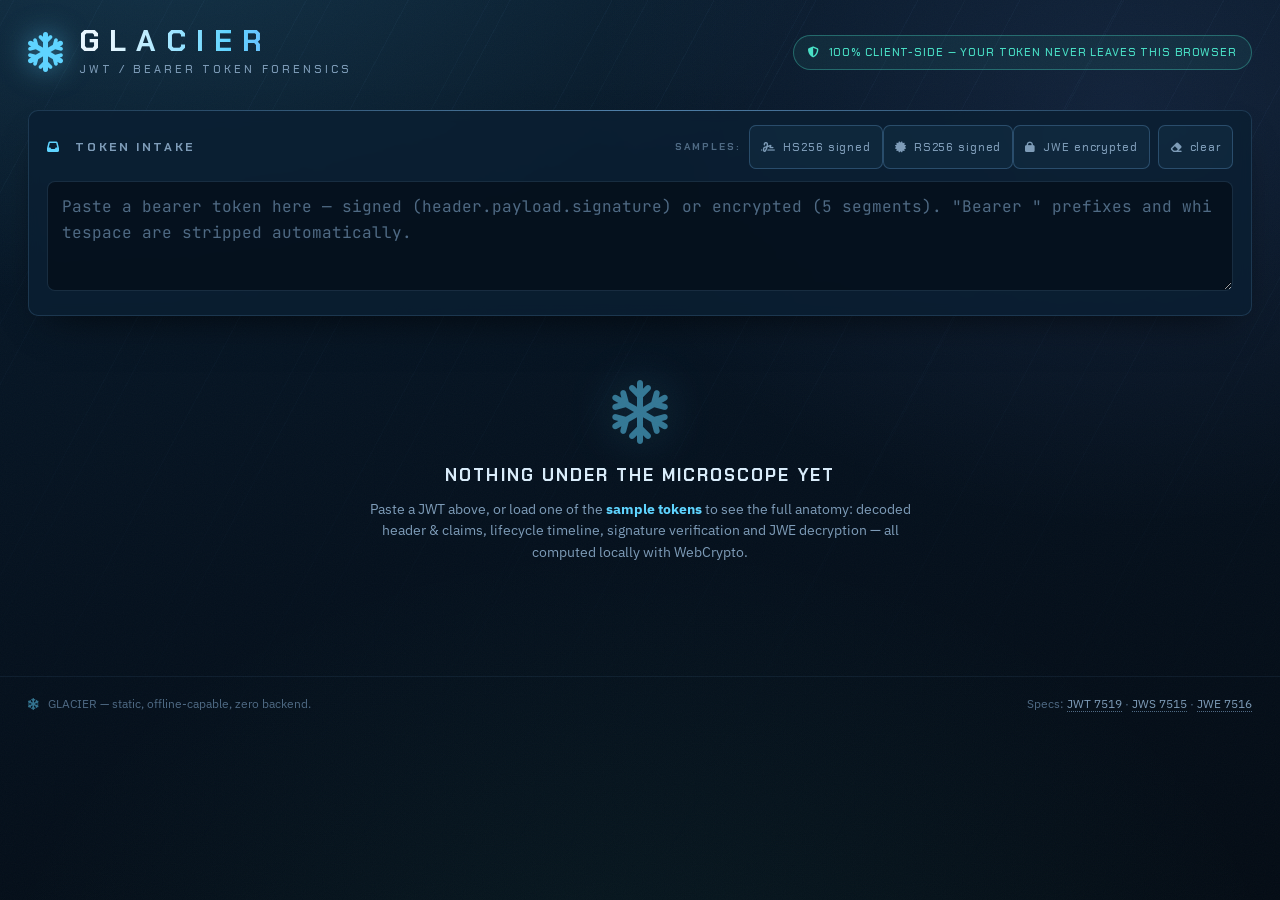
<file: index.html>
<!DOCTYPE html>
<html lang="en">
<head>
  <meta charset="UTF-8">
  <meta name="viewport" content="width=device-width, initial-scale=1.0">
  <title>GLACIER — JWT Token Forensics</title>
  <meta name="description" content="Client-side JWT / JWE bearer token analyzer: decode, verify signatures, decrypt — nothing leaves your browser.">
  <link rel="icon" type="image/svg+xml" href="favicon.svg">
  <link rel="icon" type="image/x-icon" sizes="32x32" href="favicon.ico">
  <link rel="apple-touch-icon" href="apple-touch-icon.png">
  <link rel="stylesheet" href="vendor/fontawesome/css/all.min.css">
  <link rel="stylesheet" href="css/styles.css">
</head>
<body>
  <div class="frost-bg" aria-hidden="true"></div>
  <div class="frost-grain" aria-hidden="true"></div>

  <header class="site-header">
    <div class="brand">
      <i class="fa-solid fa-snowflake brand-mark" aria-hidden="true"></i>
      <div class="brand-text">
        <h1>GLACIER</h1>
        <span class="tagline">JWT / Bearer&nbsp;Token&nbsp;Forensics</span>
      </div>
    </div>
    <div class="privacy-pill" title="No network requests are made with your token. Everything runs in this tab.">
      <i class="fa-solid fa-shield-halved" aria-hidden="true"></i>
      <span>100% client-side &mdash; your token never leaves this browser</span>
    </div>
  </header>

  <main>
    <!-- ======================= INTAKE ======================= -->
    <section class="panel input-panel reveal">
      <div class="panel-title">
        <span><i class="fa-solid fa-inbox" aria-hidden="true"></i> Token intake</span>
        <div class="toolbar">
          <span class="toolbar-label">samples:</span>
          <span id="sample-buttons"></span>
          <button id="btn-clear" class="ghost-btn" type="button" title="Clear everything">
            <i class="fa-solid fa-eraser" aria-hidden="true"></i> clear
          </button>
        </div>
      </div>
      <textarea id="token-input" spellcheck="false" autocomplete="off" autocapitalize="off" autocorrect="off"
        placeholder="Paste a bearer token here &mdash; signed (header.payload.signature) or encrypted (5 segments). &quot;Bearer &quot; prefixes and whitespace are stripped automatically."></textarea>
      <div id="status-strip" class="status-strip hidden"></div>
      <div id="parse-errors" class="parse-errors hidden"></div>
    </section>

    <div id="nested-nav" class="nested-nav hidden">
      <button id="btn-back" class="ghost-btn" type="button">
        <i class="fa-solid fa-arrow-left" aria-hidden="true"></i> back to the encrypted envelope
      </button>
      <span><i class="fa-solid fa-layer-group" aria-hidden="true"></i> inspecting the <strong>decrypted nested token</strong></span>
    </div>

    <!-- ======================= EMPTY STATE ======================= -->
    <section id="empty-state" class="empty-state">
      <i class="fa-regular fa-snowflake big-flake" aria-hidden="true"></i>
      <h2>Nothing under the microscope yet</h2>
      <p>Paste a JWT above, or load one of the <strong>sample tokens</strong> to see the full
         anatomy: decoded header &amp; claims, lifecycle timeline, signature verification and
         JWE decryption &mdash; all computed locally with WebCrypto.</p>
    </section>

    <!-- ======================= RESULTS ======================= -->
    <div id="results" class="results hidden">

      <section class="panel anatomy-panel span-all reveal">
        <div class="panel-title">
          <span><i class="fa-solid fa-bone" aria-hidden="true"></i> Token anatomy</span>
          <button class="ghost-btn copy-btn" data-copy="token" type="button" title="Copy token">
            <i class="fa-regular fa-copy" aria-hidden="true"></i> copy
          </button>
        </div>
        <div id="anatomy" class="anatomy mono"></div>
        <div id="anatomy-legend" class="legend"></div>
      </section>

      <div class="col">
        <section class="panel reveal" id="panel-header">
          <div class="panel-title">
            <span><i class="fa-solid fa-heading" aria-hidden="true"></i> Protected header</span>
            <button class="ghost-btn copy-btn" data-copy="header" type="button" title="Copy header JSON">
              <i class="fa-regular fa-copy" aria-hidden="true"></i> copy
            </button>
          </div>
          <pre id="json-header" class="json mono"></pre>
          <div id="header-chips" class="chip-row"></div>
        </section>

        <section class="panel reveal hidden" id="panel-payload">
          <div class="panel-title">
            <span><i class="fa-solid fa-box-open" aria-hidden="true"></i> Payload</span>
            <button class="ghost-btn copy-btn" data-copy="payload" type="button" title="Copy payload JSON">
              <i class="fa-regular fa-copy" aria-hidden="true"></i> copy
            </button>
          </div>
          <pre id="json-payload" class="json mono"></pre>
        </section>

        <section class="panel reveal hidden" id="panel-decrypt">
          <div class="panel-title">
            <span><i class="fa-solid fa-unlock-keyhole" aria-hidden="true"></i> Decryption</span>
          </div>
          <p class="panel-hint" id="decrypt-hint"></p>
          <div class="key-controls">
            <div class="seg-select" id="decrypt-format" data-value="auto">
              <button type="button" data-val="auto" class="active">auto</button>
              <button type="button" data-val="pem">PEM</button>
              <button type="button" data-val="jwk">JWK</button>
              <button type="button" data-val="secret">raw key</button>
            </div>
            <div class="seg-select" id="decrypt-encoding" data-value="base64">
              <button type="button" data-val="base64" class="active">base64</button>
              <button type="button" data-val="hex">hex</button>
              <button type="button" data-val="utf8">utf-8</button>
            </div>
          </div>
          <textarea id="decrypt-key" class="key-input mono" spellcheck="false" autocorrect="off"
            placeholder="Private key (PKCS#8 PEM or JWK) for RSA-OAEP&hellip;, or the raw symmetric key (base64 / hex) for dir &amp; A***KW."></textarea>
          <button id="btn-decrypt" class="action-btn" type="button">
            <i class="fa-solid fa-unlock" aria-hidden="true"></i> decrypt token
          </button>
          <div id="decrypt-result" class="decrypt-result"></div>
        </section>
      </div>

      <div class="col">
        <section class="panel reveal hidden" id="panel-verify">
          <div class="panel-title">
            <span><i class="fa-solid fa-file-signature" aria-hidden="true"></i> Signature verification</span>
          </div>
          <p class="panel-hint" id="verify-hint"></p>
          <div class="key-controls">
            <div class="seg-select" id="verify-format" data-value="auto">
              <button type="button" data-val="auto" class="active">auto</button>
              <button type="button" data-val="secret">secret</button>
              <button type="button" data-val="pem">PEM</button>
              <button type="button" data-val="jwk">JWK</button>
            </div>
            <div class="seg-select" id="verify-encoding" data-value="utf8">
              <button type="button" data-val="utf8" class="active">utf-8</button>
              <button type="button" data-val="base64">base64</button>
              <button type="button" data-val="hex">hex</button>
            </div>
          </div>
          <textarea id="verify-key" class="key-input mono" spellcheck="false" autocorrect="off"
            placeholder="HMAC secret (HS*), or public key as PEM / JWK (RS*, PS*, ES*)&hellip;"></textarea>
          <button id="btn-verify" class="action-btn" type="button">
            <i class="fa-solid fa-shield-halved" aria-hidden="true"></i> verify signature
          </button>
          <div id="verdict" aria-live="polite"></div>
        </section>

        <section class="panel reveal hidden" id="panel-claims">
          <div class="panel-title">
            <span><i class="fa-solid fa-list-check" aria-hidden="true"></i> Claims</span>
          </div>
          <div id="claims-list" class="claims-list"></div>
        </section>

        <section class="panel reveal" id="panel-findings">
          <div class="panel-title">
            <span><i class="fa-solid fa-magnifying-glass-chart" aria-hidden="true"></i> Security findings</span>
          </div>
          <ul id="findings-list" class="findings-list"></ul>
        </section>
      </div>
    </div>
  </main>

  <footer class="site-footer">
    <span><i class="fa-solid fa-snowflake" aria-hidden="true"></i> GLACIER &mdash; static, offline-capable, zero backend.</span>
    <span>
      Specs:
      <a href="https://datatracker.ietf.org/doc/html/rfc7519" target="_blank" rel="noopener">JWT&nbsp;7519</a> ·
      <a href="https://datatracker.ietf.org/doc/html/rfc7515" target="_blank" rel="noopener">JWS&nbsp;7515</a> ·
      <a href="https://datatracker.ietf.org/doc/html/rfc7516" target="_blank" rel="noopener">JWE&nbsp;7516</a>
    </span>
  </footer>

  <!-- classic scripts in dependency order: ES modules would break on file:// -->
  <script src="js/utils.js"></script>
  <script src="js/parser.js"></script>
  <script src="js/claims.js"></script>
  <script src="js/keys.js"></script>
  <script src="js/verify.js"></script>
  <script src="js/decrypt.js"></script>
  <script src="js/analysis.js"></script>
  <script src="js/samples.js"></script>
  <script src="js/app.js"></script>
</body>
</html>
</file>
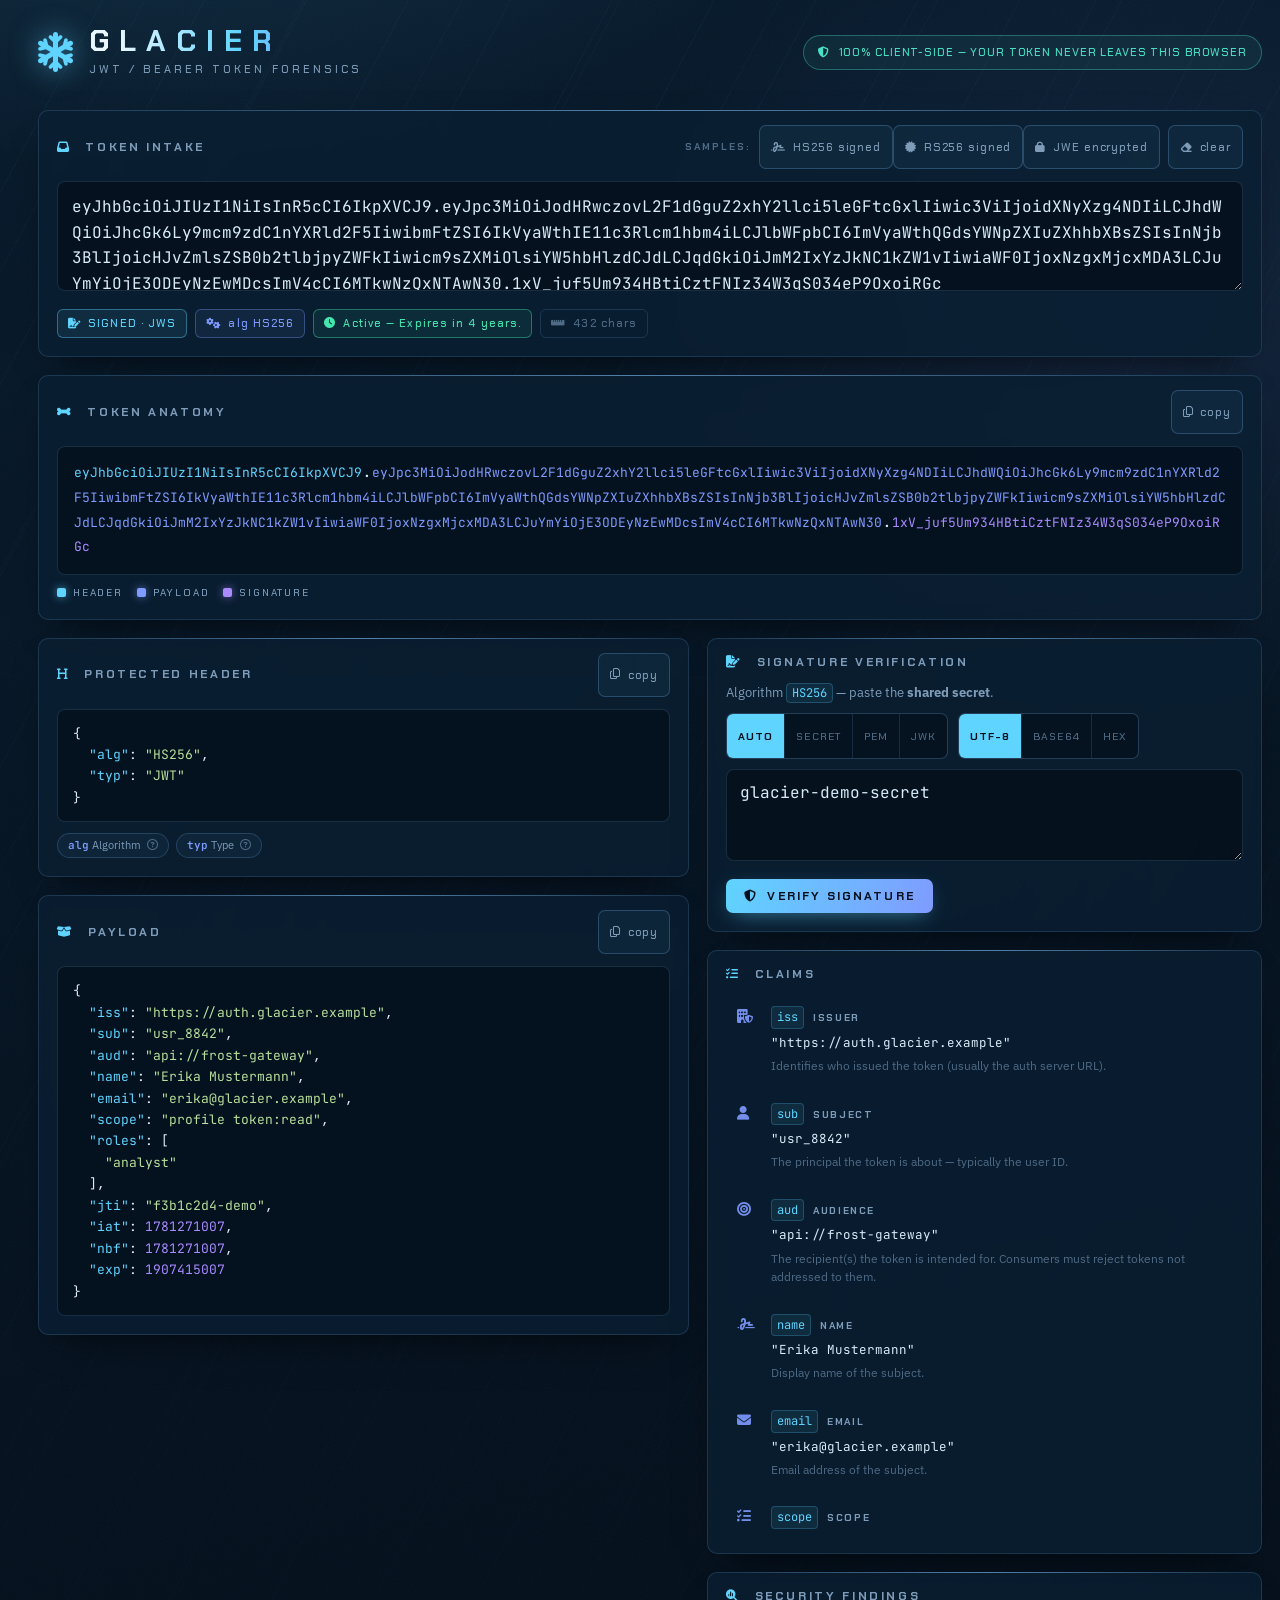
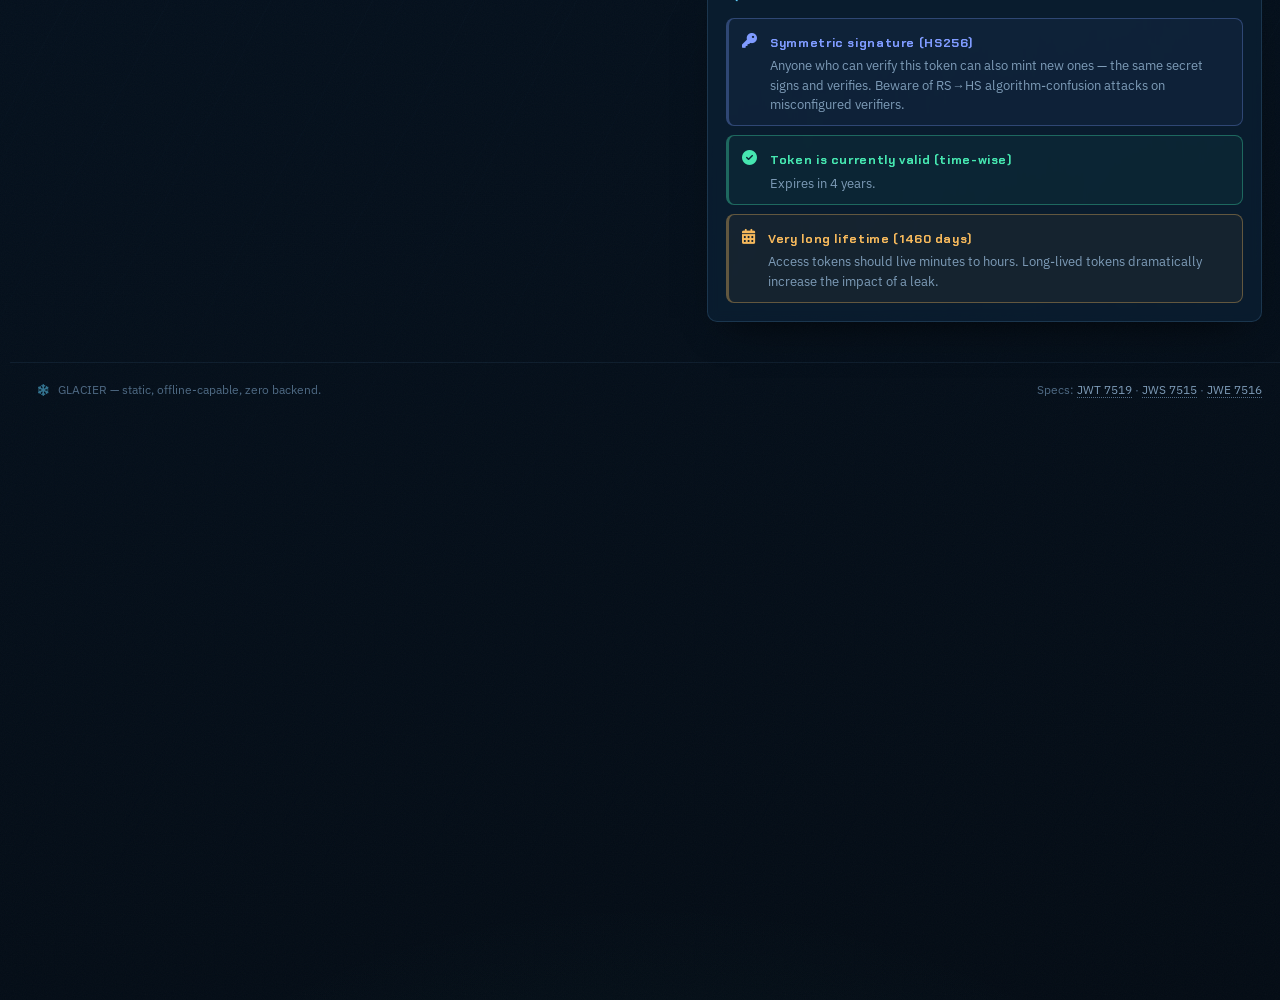
<file: tools/ui-shot.html>
<!DOCTYPE html>
<!-- tools/ui-shot.html — screenshot harness: loads the app, applies a sample, shifts the
     viewport by ?y=<px> so headless screenshots can capture lower page regions. -->
<html>
<head><meta charset="UTF-8"><title>ui-shot</title><style>body{margin:0;overflow:hidden}</style></head>
<body>
<iframe id="app" src="../index.html" style="width:1300px;height:2600px;border:0"></iframe>
<script>
  const q = new URLSearchParams(location.search);
  const y = parseInt(q.get('y') || '0', 10);
  const sample = parseInt(q.get('sample') || '0', 10);
  const act = q.get('act') || '';
  document.getElementById('app').style.marginTop = (-y) + 'px';
  const sleep = (ms) => new Promise(r => setTimeout(r, ms));
  document.getElementById('app').addEventListener('load', async () => {
    const doc = document.getElementById('app').contentDocument;
    await sleep(100);
    if (sample >= 0) {
      doc.querySelectorAll('.sample-btn')[sample].click();
      await sleep(150);
      if (act === 'verify') { doc.querySelector('#btn-verify').click(); await sleep(800); }
      if (act === 'decrypt') { doc.querySelector('#btn-decrypt').click(); await sleep(900); }
    }
  });
</script>
</body>
</html>
</file>
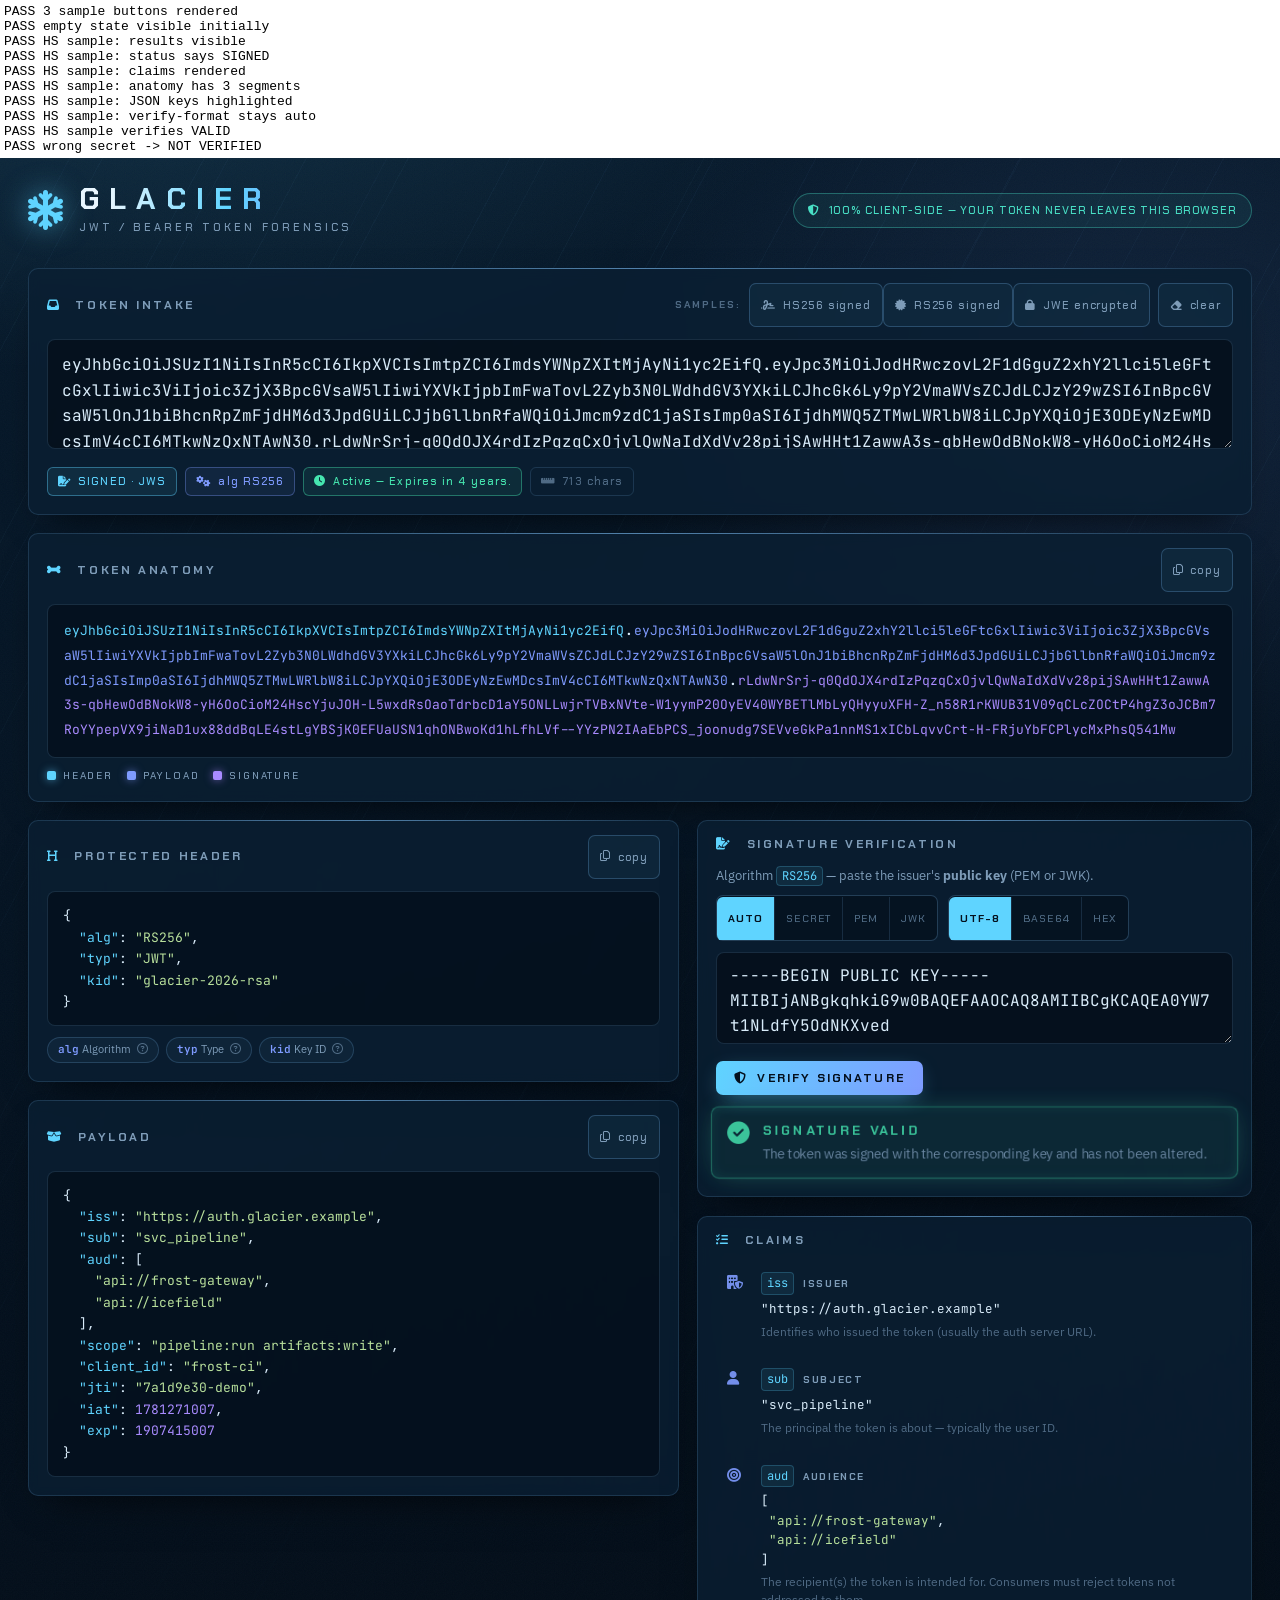
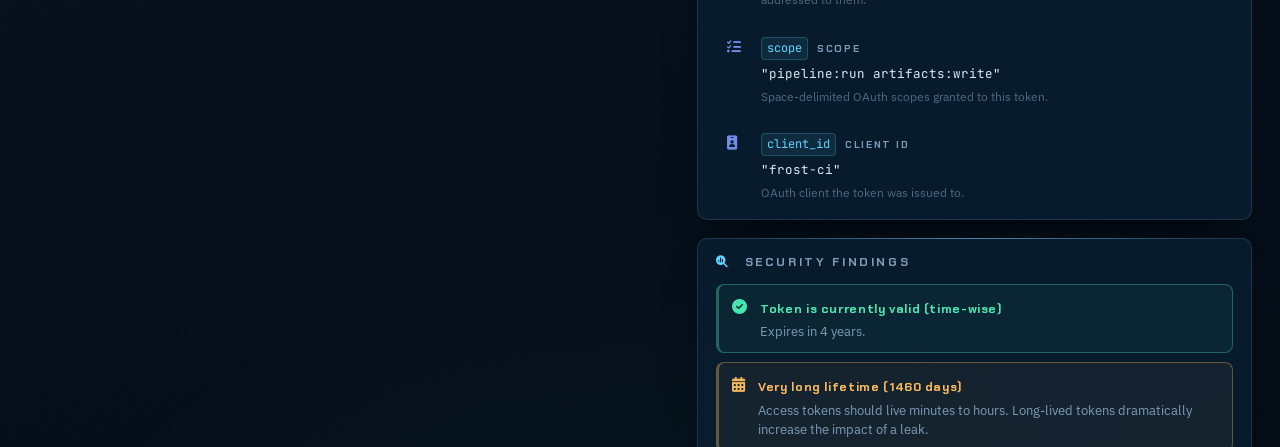
<file: tools/ui-test.html>
<!DOCTYPE html>
<!-- tools/ui-test.html — headless UI smoke test. Load via http://, dump DOM, grep for PASS/FAIL. -->
<html>
<head><meta charset="UTF-8"><title>ui-test</title></head>
<body style="margin:0">
<div id="log" style="font:13px monospace;background:#fff;color:#000;padding:4px"></div>
<iframe id="app" src="../index.html" style="width:1280px;height:1900px;border:0"></iframe>
<script>
  const logEl = document.getElementById('log');
  const out = (msg, ok) => { logEl.innerHTML += (ok ? 'PASS' : 'FAIL') + '  ' + msg + '<br>'; };
  const sleep = (ms) => new Promise(r => setTimeout(r, ms));

  document.getElementById('app').addEventListener('load', async () => {
    const doc = document.getElementById('app').contentDocument;
    const $ = (s) => doc.querySelector(s);
    try {
      await sleep(100);
      const sampleBtns = doc.querySelectorAll('.sample-btn');
      out('3 sample buttons rendered', sampleBtns.length === 3);
      out('empty state visible initially', !$('#empty-state').classList.contains('hidden'));

      // --- HS256 sample: load, check render, verify ---
      sampleBtns[0].click(); await sleep(100);
      const hsTok = $('#token-input').value;
      out('HS sample: results visible', !$('#results').classList.contains('hidden'));
      out('HS sample: status says SIGNED', $('#status-strip').textContent.includes('SIGNED'));
      out('HS sample: claims rendered', doc.querySelectorAll('.claim-row').length > 5);
      out('HS sample: anatomy has 3 segments', doc.querySelectorAll('#anatomy .seg').length === 3);
      out('HS sample: JSON keys highlighted', !!doc.querySelector('#json-header .j-key'));
      out('HS sample: verify-format stays auto', $('#verify-format').dataset.value === 'auto');
      $('#btn-verify').click(); await sleep(600);
      out('HS sample verifies VALID', !!doc.querySelector('#verdict .verdict.valid'));

      // wrong secret -> NOT VERIFIED
      $('#verify-key').value = 'definitely-wrong'; $('#btn-verify').click(); await sleep(600);
      out('wrong secret -> NOT VERIFIED', $('#verdict').textContent.includes('NOT VERIFIED'));

      // --- RS256 sample ---
      sampleBtns[1].click(); await sleep(100);
      $('#btn-verify').click(); await sleep(800);
      out('RS sample verifies VALID with PEM', $('#verdict').textContent.includes('SIGNATURE VALID'));

      // --- JWE sample: decrypt + nested ---
      sampleBtns[2].click(); await sleep(100);
      out('JWE sample: status says ENCRYPTED', $('#status-strip').textContent.includes('ENCRYPTED'));
      out('JWE sample: decrypt panel shown', !$('#panel-decrypt').classList.contains('hidden'));
      out('JWE sample: verify panel hidden', $('#panel-verify').classList.contains('hidden'));
      out('JWE sample: anatomy has 5 segments', doc.querySelectorAll('#anatomy .seg').length === 5);
      $('#btn-decrypt').click(); await sleep(900);
      out('JWE decrypts: DECRYPTED shown', $('#decrypt-result').textContent.includes('DECRYPTED'));
      const nested = $('#btn-nested');
      out('JWE: nested token button offered', !!nested);
      if (nested) {
        nested.click(); await sleep(150);
        out('nested: breadcrumb visible', !$('#nested-nav').classList.contains('hidden'));
        out('nested: now a signed JWS', $('#status-strip').textContent.includes('SIGNED'));
        $('#btn-verify').click(); await sleep(600);
        out('nested JWT verifies with prefilled secret', $('#verdict').textContent.includes('SIGNATURE VALID'));
        $('#btn-back').click(); await sleep(150);
        out('back returns to the JWE', $('#status-strip').textContent.includes('ENCRYPTED'));
      }

      // --- stripped signature: classic signature-stripping attack ---
      $('#token-input').value = hsTok.split('.').slice(0, 2).join('.') + '.';
      $('#token-input').dispatchEvent(new Event('input', {bubbles:true})); await sleep(400);
      out('stripped signature: HIGH finding shown',
          $('#findings-list').textContent.includes('Signature segment is empty'));

      // --- alg none + structural errors ---
      const JU = doc.defaultView.JWTUtils;
      const seg = (obj) => JU.bytesToB64url(new TextEncoder().encode(JSON.stringify(obj)));
      const noneToken = seg({alg:'none',typ:'JWT'}) + '.' + seg({sub:'x', exp: 1600000000}) + '.';
      $('#token-input').value = noneToken;
      $('#token-input').dispatchEvent(new Event('input', {bubbles:true})); await sleep(400);
      out('alg none: UNSIGNED badge', $('#status-strip').textContent.includes('UNSIGNED'));
      out('alg none: high-severity finding', $('#findings-list').textContent.includes('Unsigned token'));
      out('alg none: expired finding', $('#findings-list').textContent.includes('expired'));
      out('alg none: verify panel hidden', $('#panel-verify').classList.contains('hidden'));

      $('#token-input').value = 'a.b.c.d';
      $('#token-input').dispatchEvent(new Event('input', {bubbles:true})); await sleep(400);
      out('4-part token: parse error shown', !$('#parse-errors').classList.contains('hidden') &&
          $('#parse-errors').textContent.includes('3 segments'));

      // restore HS sample for the screenshot
      sampleBtns[0].click(); await sleep(100);
      $('#btn-verify').click(); await sleep(600);
      logEl.innerHTML += 'UI-TEST-DONE<br>';
    } catch (e) {
      out('exception: ' + e.message, false);
      logEl.innerHTML += 'UI-TEST-DONE<br>';
    }
  });
</script>
</body>
</html>
</file>
<file: css/styles.css>
/* ============================================================
   GLACIER — JWT Token Forensics
   Cold-blue "glacial forensics" theme. Dark arctic navy, frost
   glows, crystalline line pattern, glacier-cyan accents.
   ============================================================ */

/* ---------- vendored fonts ---------- */
@font-face {
  font-family: 'Chakra Petch';
  font-style: normal; font-weight: 500; font-display: swap;
  src: url('../vendor/fonts/chakra-petch-500.woff2') format('woff2');
}
@font-face {
  font-family: 'Chakra Petch';
  font-style: normal; font-weight: 700; font-display: swap;
  src: url('../vendor/fonts/chakra-petch-700.woff2') format('woff2');
}
@font-face {
  font-family: 'JetBrains Mono';
  font-style: normal; font-weight: 100 800; font-display: swap;
  src: url('../vendor/fonts/jetbrains-mono.woff2') format('woff2');
}
@font-face {
  font-family: 'IBM Plex Sans';
  font-style: normal; font-weight: 100 700; font-display: swap;
  src: url('../vendor/fonts/ibm-plex-sans.woff2') format('woff2');
}

/* ---------- design tokens ---------- */
:root {
  --bg-0: #04101d;
  --bg-1: #071a2c;
  --panel: rgba(10, 31, 51, 0.82);
  --panel-edge: rgba(125, 190, 245, 0.16);
  --panel-edge-hi: rgba(125, 190, 245, 0.38);
  --ink: #d9ecfa;
  --ink-dim: #7e9cb8;
  --ink-faint: #4f6a84;

  --ice: #5fd4ff;           /* glacier cyan — primary accent */
  --arctic: #7f9bff;        /* arctic blue */
  --steel: #a98bff;         /* steel violet */
  --mint: #49e0c6;
  --sky: #4f9cf2;

  --ok: #46e6b0;
  --bad: #ff5d7a;
  --warn: #f5b85c;

  --display: 'Chakra Petch', 'Trebuchet MS', sans-serif;
  --body: 'IBM Plex Sans', 'Segoe UI', sans-serif;
  --mono: 'JetBrains Mono', 'Cascadia Code', Consolas, monospace;

  --radius: 10px;
}

* { box-sizing: border-box; }

html { scrollbar-color: #1d3a57 var(--bg-0); }

body {
  margin: 0;
  min-height: 100vh;
  background: var(--bg-0);
  color: var(--ink);
  font-family: var(--body);
  font-size: 15px;
  line-height: 1.55;
  -webkit-font-smoothing: antialiased;
  overflow-x: hidden;
}

/* ---------- atmosphere layers ---------- */
.frost-bg {
  position: fixed; inset: 0; z-index: -2; pointer-events: none;
  background:
    radial-gradient(1100px 600px at 12% -8%, rgba(95, 212, 255, 0.13), transparent 62%),
    radial-gradient(900px 700px at 88% 12%, rgba(127, 155, 255, 0.10), transparent 60%),
    radial-gradient(1200px 900px at 50% 115%, rgba(73, 224, 198, 0.06), transparent 55%),
    linear-gradient(168deg, var(--bg-1) 0%, var(--bg-0) 55%, #030b14 100%);
}
.frost-bg::after {
  content: ''; position: absolute; inset: 0;
  background:
    repeating-linear-gradient(118deg, rgba(125, 190, 245, 0.045) 0 1px, transparent 1px 90px),
    repeating-linear-gradient(-62deg, rgba(125, 190, 245, 0.035) 0 1px, transparent 1px 140px);
  mask-image: linear-gradient(180deg, rgba(0,0,0,.9), rgba(0,0,0,.25) 70%, transparent);
}
.frost-grain {
  position: fixed; inset: 0; z-index: -1; pointer-events: none; opacity: 0.05;
  background-image: url("data:image/svg+xml,%3Csvg xmlns='http://www.w3.org/2000/svg' width='160' height='160'%3E%3Cfilter id='n'%3E%3CfeTurbulence type='fractalNoise' baseFrequency='0.9' numOctaves='2'/%3E%3C/filter%3E%3Crect width='160' height='160' filter='url(%23n)' opacity='0.6'/%3E%3C/svg%3E");
}

/* ---------- header ---------- */
.site-header {
  display: flex; align-items: center; justify-content: space-between; gap: 16px; flex-wrap: wrap;
  max-width: 1280px; margin: 0 auto; padding: 26px 28px 8px;
}
.brand { display: flex; align-items: center; gap: 16px; }
.brand-mark {
  font-size: 40px; color: var(--ice);
  filter: drop-shadow(0 0 14px rgba(95, 212, 255, 0.55));
  animation: flake-drift 14s ease-in-out infinite;
}
@keyframes flake-drift {
  0%, 100% { transform: rotate(-8deg); }
  50% { transform: rotate(10deg); }
}
.brand-text h1 {
  margin: 0; font-family: var(--display); font-weight: 700; font-size: 30px;
  letter-spacing: 0.34em; line-height: 1;
  background: linear-gradient(92deg, #eaf7ff 10%, var(--ice) 55%, var(--arctic) 95%);
  -webkit-background-clip: text; background-clip: text; color: transparent;
}
.brand-text .tagline {
  display: block; margin-top: 5px;
  font-family: var(--display); font-weight: 500; font-size: 11px;
  letter-spacing: 0.28em; text-transform: uppercase; color: var(--ink-dim);
}
.privacy-pill {
  display: inline-flex; align-items: center; gap: 9px;
  font-family: var(--display); font-size: 11px; letter-spacing: 0.08em; text-transform: uppercase;
  color: var(--mint); border: 1px solid rgba(73, 224, 198, 0.35);
  background: rgba(73, 224, 198, 0.07);
  padding: 8px 14px; border-radius: 999px;
  max-width: 100%; flex-shrink: 1;
}
.privacy-pill span { min-width: 0; }

/* ---------- layout ---------- */
main { max-width: 1280px; margin: 0 auto; padding: 18px 28px 40px; }

.results {
  display: grid; grid-template-columns: 1.08fr 0.92fr; gap: 18px; margin-top: 18px;
  align-items: start;
}
.results .span-all { grid-column: 1 / -1; }
.col { display: grid; gap: 18px; align-content: start; min-width: 0; }

@media (max-width: 900px) {
  .results { grid-template-columns: 1fr; }
  .site-header { padding: 20px 16px 4px; }
  main { padding: 12px 16px 32px; }
  .site-footer { padding: 14px 16px 24px; }
}

.hidden { display: none !important; }
.mono { font-family: var(--mono); }
.muted { color: var(--ink-faint); }

/* ---------- panels ---------- */
.panel {
  position: relative;
  background: var(--panel);
  border: 1px solid var(--panel-edge);
  border-radius: var(--radius);
  padding: 16px 18px 18px;
  box-shadow: 0 18px 40px -22px rgba(0, 0, 0, 0.8);
}
@supports (backdrop-filter: blur()) {
  @media (min-width: 901px) {
    .panel { backdrop-filter: blur(6px); }
  }
}
.panel::before { /* frosted top edge */
  content: ''; position: absolute; top: -1px; left: 14px; right: 14px; height: 1px;
  background: linear-gradient(90deg, transparent, rgba(125, 190, 245, 0.55), transparent);
}
.panel-title {
  display: flex; align-items: center; justify-content: space-between; gap: 10px; flex-wrap: wrap;
  margin: -2px 0 12px;
  font-family: var(--display); font-weight: 700; font-size: 12px;
  letter-spacing: 0.22em; text-transform: uppercase; color: var(--ink-dim);
}
.panel-title > span > i { color: var(--ice); margin-right: 8px; }
.panel-hint { margin: 0 0 10px; font-size: 13px; color: var(--ink-dim); }
.panel-hint code, .claim-head code {
  font-family: var(--mono); font-size: 12px; color: var(--ice);
  background: rgba(95, 212, 255, 0.08); border: 1px solid rgba(95, 212, 255, 0.22);
  border-radius: 4px; padding: 1px 5px;
}

/* staggered reveal */
.reveal { animation: rise 0.45s cubic-bezier(0.2, 0.7, 0.2, 1) backwards; }
@keyframes rise {
  from { opacity: 0; transform: translateY(14px); }
  to { opacity: 1; transform: none; }
}

/* ---------- intake ---------- */
.input-panel { margin-top: 6px; }
#token-input, .key-input {
  width: 100%; resize: vertical;
  background: rgba(4, 14, 25, 0.75);
  border: 1px solid var(--panel-edge); border-radius: 8px;
  color: var(--ink);
  transition: border-color 0.2s, box-shadow 0.2s;
}
#token-input {
  min-height: 110px; font-family: var(--mono); font-size: 16px; line-height: 1.6;
  padding: 12px 14px; word-break: break-all;
}
#token-input:focus, .key-input:focus {
  outline: none; border-color: var(--panel-edge-hi);
  box-shadow: 0 0 0 3px rgba(95, 212, 255, 0.12);
}
#token-input::placeholder, .key-input::placeholder { color: var(--ink-faint); }

.toolbar { display: inline-flex; align-items: center; gap: 8px; flex-wrap: wrap; }
.toolbar-label {
  font-family: var(--display); font-size: 10px; letter-spacing: 0.2em;
  text-transform: uppercase; color: var(--ink-faint);
}

.ghost-btn {
  display: inline-flex; align-items: center; gap: 7px;
  background: rgba(95, 212, 255, 0.05);
  border: 1px solid rgba(125, 190, 245, 0.25); border-radius: 7px;
  color: var(--ink-dim); font-family: var(--display); font-weight: 500;
  font-size: 11px; letter-spacing: 0.08em;
  padding: 6px 11px; cursor: pointer; min-height: 44px;
  transition: color 0.15s, border-color 0.15s, background 0.15s, transform 0.15s;
}
.ghost-btn:hover {
  color: var(--ice); border-color: rgba(95, 212, 255, 0.55);
  background: rgba(95, 212, 255, 0.1); transform: translateY(-1px);
}
.ghost-btn:focus-visible { outline: 2px solid var(--ice); outline-offset: 2px; }
.ghost-btn i { font-size: 11px; }

/* ---------- status strip / badges ---------- */
.status-strip { display: flex; flex-wrap: wrap; gap: 8px; margin-top: 12px; }
.badge {
  display: inline-flex; align-items: center; gap: 7px;
  font-family: var(--display); font-weight: 500; font-size: 11px; letter-spacing: 0.1em;
  border-radius: 6px; padding: 5px 10px;
  border: 1px solid; min-height: 26px;
}
.badge i { font-size: 11px; }
.b-type { color: var(--ice); border-color: rgba(95, 212, 255, 0.4); background: rgba(95, 212, 255, 0.08); }
.b-enc { color: var(--steel); border-color: rgba(169, 139, 255, 0.4); background: rgba(169, 139, 255, 0.08); }
.b-alg { color: var(--arctic); border-color: rgba(127, 155, 255, 0.35); background: rgba(127, 155, 255, 0.07); }
.b-ok { color: var(--ok); border-color: rgba(70, 230, 176, 0.4); background: rgba(70, 230, 176, 0.07); }
.b-warn { color: var(--warn); border-color: rgba(245, 184, 92, 0.4); background: rgba(245, 184, 92, 0.07); }
.b-bad { color: var(--bad); border-color: rgba(255, 93, 122, 0.45); background: rgba(255, 93, 122, 0.08); }
.b-dim { color: var(--ink-faint); border-color: rgba(125, 190, 245, 0.16); background: transparent; }

.parse-errors { margin-top: 12px; }
.parse-errors p {
  margin: 6px 0; padding: 9px 13px; border-radius: 7px; font-size: 13px;
  color: var(--bad); background: rgba(255, 93, 122, 0.07);
  border: 1px solid rgba(255, 93, 122, 0.3);
}
.parse-errors p.warn {
  color: var(--warn); background: rgba(245, 184, 92, 0.06);
  border-color: rgba(245, 184, 92, 0.3);
}
.parse-errors i { margin-right: 8px; }

/* ---------- nested navigation ---------- */
.nested-nav {
  display: flex; align-items: center; gap: 14px; flex-wrap: wrap;
  margin-top: 14px; padding: 10px 14px;
  border: 1px dashed rgba(169, 139, 255, 0.45); border-radius: var(--radius);
  background: rgba(169, 139, 255, 0.06);
  font-size: 13px; color: var(--ink-dim);
}
.nested-nav strong { color: var(--steel); }
.nested-nav i { color: var(--steel); }

/* ---------- empty state ---------- */
.empty-state {
  text-align: center; padding: 64px 24px 72px; color: var(--ink-dim);
  animation: rise 0.5s cubic-bezier(0.2, 0.7, 0.2, 1) backwards;
}
.big-flake {
  font-size: 64px; color: rgba(95, 212, 255, 0.5);
  filter: drop-shadow(0 0 24px rgba(95, 212, 255, 0.35));
  animation: flake-spin 24s linear infinite;
  display: inline-block; margin-bottom: 18px;
}
@keyframes flake-spin { to { transform: rotate(360deg); } }
.empty-state h2 {
  font-family: var(--display); font-weight: 700; letter-spacing: 0.12em;
  text-transform: uppercase; font-size: 17px; color: var(--ink); margin: 0 0 10px;
}
.empty-state p { max-width: 560px; margin: 0 auto; font-size: 14px; }
.empty-state strong { color: var(--ice); }

/* ---------- anatomy ---------- */
.anatomy {
  font-size: 13px; line-height: 1.9; word-break: break-all;
  background: rgba(4, 14, 25, 0.7); border: 1px solid var(--panel-edge);
  border-radius: 8px; padding: 14px 16px;
  max-height: 180px; overflow: auto;
}
.anatomy .dot { color: var(--ink); font-weight: 700; padding: 0 1px; }
.seg-empty { color: var(--ink-faint); font-style: italic; }
.seg-1 { color: var(--ice); }
.seg-2 { color: var(--arctic); }
.seg-3 { color: var(--steel); }
.seg-4 { color: var(--mint); }
.seg-5 { color: var(--sky); }

.legend { display: flex; flex-wrap: wrap; gap: 14px; margin-top: 10px; }
.legend-item {
  display: inline-flex; align-items: center; gap: 7px;
  font-family: var(--display); font-size: 10px; letter-spacing: 0.18em;
  text-transform: uppercase; color: var(--ink-dim);
}
.swatch { width: 9px; height: 9px; border-radius: 2px; display: inline-block; }
.swatch.seg-1 { background: var(--ice); box-shadow: 0 0 8px rgba(95, 212, 255, 0.6); }
.swatch.seg-2 { background: var(--arctic); box-shadow: 0 0 8px rgba(127, 155, 255, 0.6); }
.swatch.seg-3 { background: var(--steel); box-shadow: 0 0 8px rgba(169, 139, 255, 0.6); }
.swatch.seg-4 { background: var(--mint); box-shadow: 0 0 8px rgba(73, 224, 198, 0.6); }
.swatch.seg-5 { background: var(--sky); box-shadow: 0 0 8px rgba(79, 156, 242, 0.6); }

/* ---------- JSON ---------- */
.json {
  margin: 0; font-size: 13px; line-height: 1.65;
  background: rgba(4, 14, 25, 0.7); border: 1px solid var(--panel-edge);
  border-radius: 8px; padding: 13px 15px;
  overflow: auto; max-height: 420px;
  white-space: pre-wrap; word-break: break-word;
}
.j-key { color: var(--ice); }
.j-str { color: #b8e09c; }
.j-num { color: var(--steel); }
.j-bool { color: var(--arctic); }
.j-null { color: var(--bad); }

.chip-row { display: flex; flex-wrap: wrap; gap: 7px; margin-top: 11px; }
.chip {
  font-size: 11px; color: var(--ink-dim); cursor: help;
  border: 1px solid rgba(125, 190, 245, 0.2); border-radius: 999px;
  background: rgba(125, 190, 245, 0.05); padding: 3px 10px;
}
.chip strong { color: var(--arctic); font-family: var(--mono); font-weight: 600; }
.chip i { opacity: 0.6; margin-left: 3px; }

/* ---------- claims ---------- */
.claims-list { display: grid; gap: 4px; max-height: 540px; overflow: auto; }
.claim-row {
  display: grid; grid-template-columns: 30px 1fr; gap: 4px;
  padding: 10px 10px 11px; border-radius: 8px;
  border: 1px solid transparent;
  transition: background 0.15s, border-color 0.15s;
}
.claim-row:hover { background: rgba(95, 212, 255, 0.045); border-color: rgba(125, 190, 245, 0.18); }
.claim-icon { color: var(--arctic); font-size: 14px; margin-top: 3px; opacity: 0.9; }
.claim-main { min-width: 0; }
.claim-head { display: flex; align-items: baseline; gap: 9px; flex-wrap: wrap; }
.claim-name {
  font-family: var(--display); font-size: 10px; font-weight: 700;
  letter-spacing: 0.16em; text-transform: uppercase; color: var(--ink-dim);
}
.claim-value { margin-top: 4px; font-size: 13px; word-break: break-word; }
.claim-value .mono { color: var(--ink); font-size: 12.5px; }
.claim-json { display: block; white-space: pre-wrap; }
.claim-desc { margin-top: 4px; font-size: 12px; color: var(--ink-faint); }

.claim-time { display: grid; gap: 2px; }
.time-abs { color: var(--ink-dim); font-size: 12px; font-family: var(--mono); }
.time-rel { color: var(--mint); font-size: 12px; font-weight: 600; }

/* ---------- key inputs / segmented selects ---------- */
.key-controls { display: flex; flex-wrap: wrap; gap: 10px; margin-bottom: 10px; }
.seg-select {
  display: inline-flex; border: 1px solid rgba(125, 190, 245, 0.25);
  border-radius: 7px; overflow: hidden; background: rgba(4, 14, 25, 0.6);
}
.seg-select button {
  border: 0; background: transparent; cursor: pointer;
  color: var(--ink-faint); font-family: var(--display); font-size: 10.5px;
  letter-spacing: 0.1em; text-transform: uppercase;
  padding: 6px 11px; min-height: 44px;
  transition: color 0.15s, background 0.15s;
}
.seg-select button + button { border-left: 1px solid rgba(125, 190, 245, 0.15); }
.seg-select button:hover { color: var(--ink); }
.seg-select button:focus-visible { box-shadow: inset 0 0 0 2px var(--ice); }
.seg-select button.active { color: var(--bg-0); background: var(--ice); font-weight: 700; }

.key-input { min-height: 92px; font-size: 16px; line-height: 1.55; padding: 11px 13px; }

.action-btn {
  display: inline-flex; align-items: center; gap: 9px;
  margin-top: 11px; padding: 9px 18px; cursor: pointer;
  font-family: var(--display); font-weight: 700; font-size: 12px;
  letter-spacing: 0.18em; text-transform: uppercase;
  color: var(--bg-0); border: 0; border-radius: 7px;
  background: linear-gradient(110deg, var(--ice), var(--arctic));
  box-shadow: 0 6px 22px -8px rgba(95, 212, 255, 0.65);
  transition: transform 0.15s, box-shadow 0.15s, filter 0.15s;
}
.action-btn:hover {
  transform: translateY(-1px);
  box-shadow: 0 10px 26px -8px rgba(95, 212, 255, 0.8);
  filter: brightness(1.08);
}
.action-btn:active { transform: translateY(0); }

/* ---------- verdict ---------- */
.verdict { margin-top: 12px; }
.verdict.pending { color: var(--ink-dim); font-size: 13px; }
.verdict.valid, .verdict.invalid {
  display: flex; gap: 13px; align-items: flex-start;
  border-radius: 8px; padding: 13px 15px;
  animation: stamp 0.35s cubic-bezier(0.2, 1.4, 0.4, 1) backwards;
}
@keyframes stamp {
  from { opacity: 0; transform: scale(1.12); }
  to { opacity: 1; transform: scale(1); }
}
.verdict.valid {
  border: 1px solid rgba(70, 230, 176, 0.45);
  background: rgba(70, 230, 176, 0.07);
  box-shadow: 0 0 28px -8px rgba(70, 230, 176, 0.45), inset 0 0 22px -14px rgba(70, 230, 176, 0.6);
}
.verdict.invalid {
  border: 1px solid rgba(255, 93, 122, 0.5);
  background: rgba(255, 93, 122, 0.07);
  box-shadow: 0 0 28px -8px rgba(255, 93, 122, 0.4), inset 0 0 22px -14px rgba(255, 93, 122, 0.55);
}
.verdict.valid > i { color: var(--ok); font-size: 22px; margin-top: 1px; }
.verdict.invalid > i { color: var(--bad); font-size: 22px; margin-top: 1px; }
.verdict strong {
  display: block; font-family: var(--display); font-weight: 700;
  font-size: 13px; letter-spacing: 0.2em;
}
.verdict.valid strong { color: var(--ok); }
.verdict.invalid strong { color: var(--bad); }
.verdict p { margin: 3px 0 0; font-size: 13px; color: var(--ink-dim); }

.decrypt-result .panel-hint { margin-top: 12px; }
.plaintext-box { max-height: 240px; }

/* ---------- findings ---------- */
.findings-list { list-style: none; margin: 0; padding: 0; display: grid; gap: 9px; }
.finding {
  display: flex; gap: 13px; align-items: flex-start;
  border-radius: 8px; padding: 11px 13px;
  border: 1px solid; border-left-width: 3px;
}
.finding > i { font-size: 15px; margin-top: 3px; }
.finding strong { font-family: var(--display); font-size: 12.5px; letter-spacing: 0.05em; }
.finding p { margin: 3px 0 0; font-size: 12.5px; color: var(--ink-dim); }
.sev-high { border-color: rgba(255, 93, 122, 0.4); background: rgba(255, 93, 122, 0.06); }
.sev-high > i, .sev-high strong { color: var(--bad); }
.sev-warn { border-color: rgba(245, 184, 92, 0.35); background: rgba(245, 184, 92, 0.05); }
.sev-warn > i, .sev-warn strong { color: var(--warn); }
.sev-info { border-color: rgba(127, 155, 255, 0.3); background: rgba(127, 155, 255, 0.05); }
.sev-info > i, .sev-info strong { color: var(--arctic); }
.sev-ok { border-color: rgba(70, 230, 176, 0.35); background: rgba(70, 230, 176, 0.05); }
.sev-ok > i, .sev-ok strong { color: var(--ok); }

/* ---------- footer ---------- */
.site-footer {
  display: flex; align-items: center; justify-content: space-between; gap: 12px; flex-wrap: wrap;
  max-width: 1280px; margin: 0 auto; padding: 18px 28px 30px;
  font-size: 12px; color: var(--ink-faint);
  border-top: 1px solid rgba(125, 190, 245, 0.08);
}
.site-footer i { color: rgba(95, 212, 255, 0.5); margin-right: 6px; }
.site-footer a { color: var(--ink-dim); text-decoration: none; border-bottom: 1px dotted var(--ink-faint); }
.site-footer a:hover { color: var(--ice); border-color: var(--ice); }

/* ---------- scrollbars (webkit) ---------- */
::-webkit-scrollbar { width: 10px; height: 10px; }
::-webkit-scrollbar-track { background: transparent; }
::-webkit-scrollbar-thumb { background: #1d3a57; border-radius: 5px; }
::-webkit-scrollbar-thumb:hover { background: #2a4f73; }

/* ---------- reduced motion ---------- */
@media (prefers-reduced-motion: reduce) {
  *, *::before, *::after { animation-duration: 0.01ms !important; animation-iteration-count: 1 !important; transition-duration: 0.01ms !important; }
}
</file>
